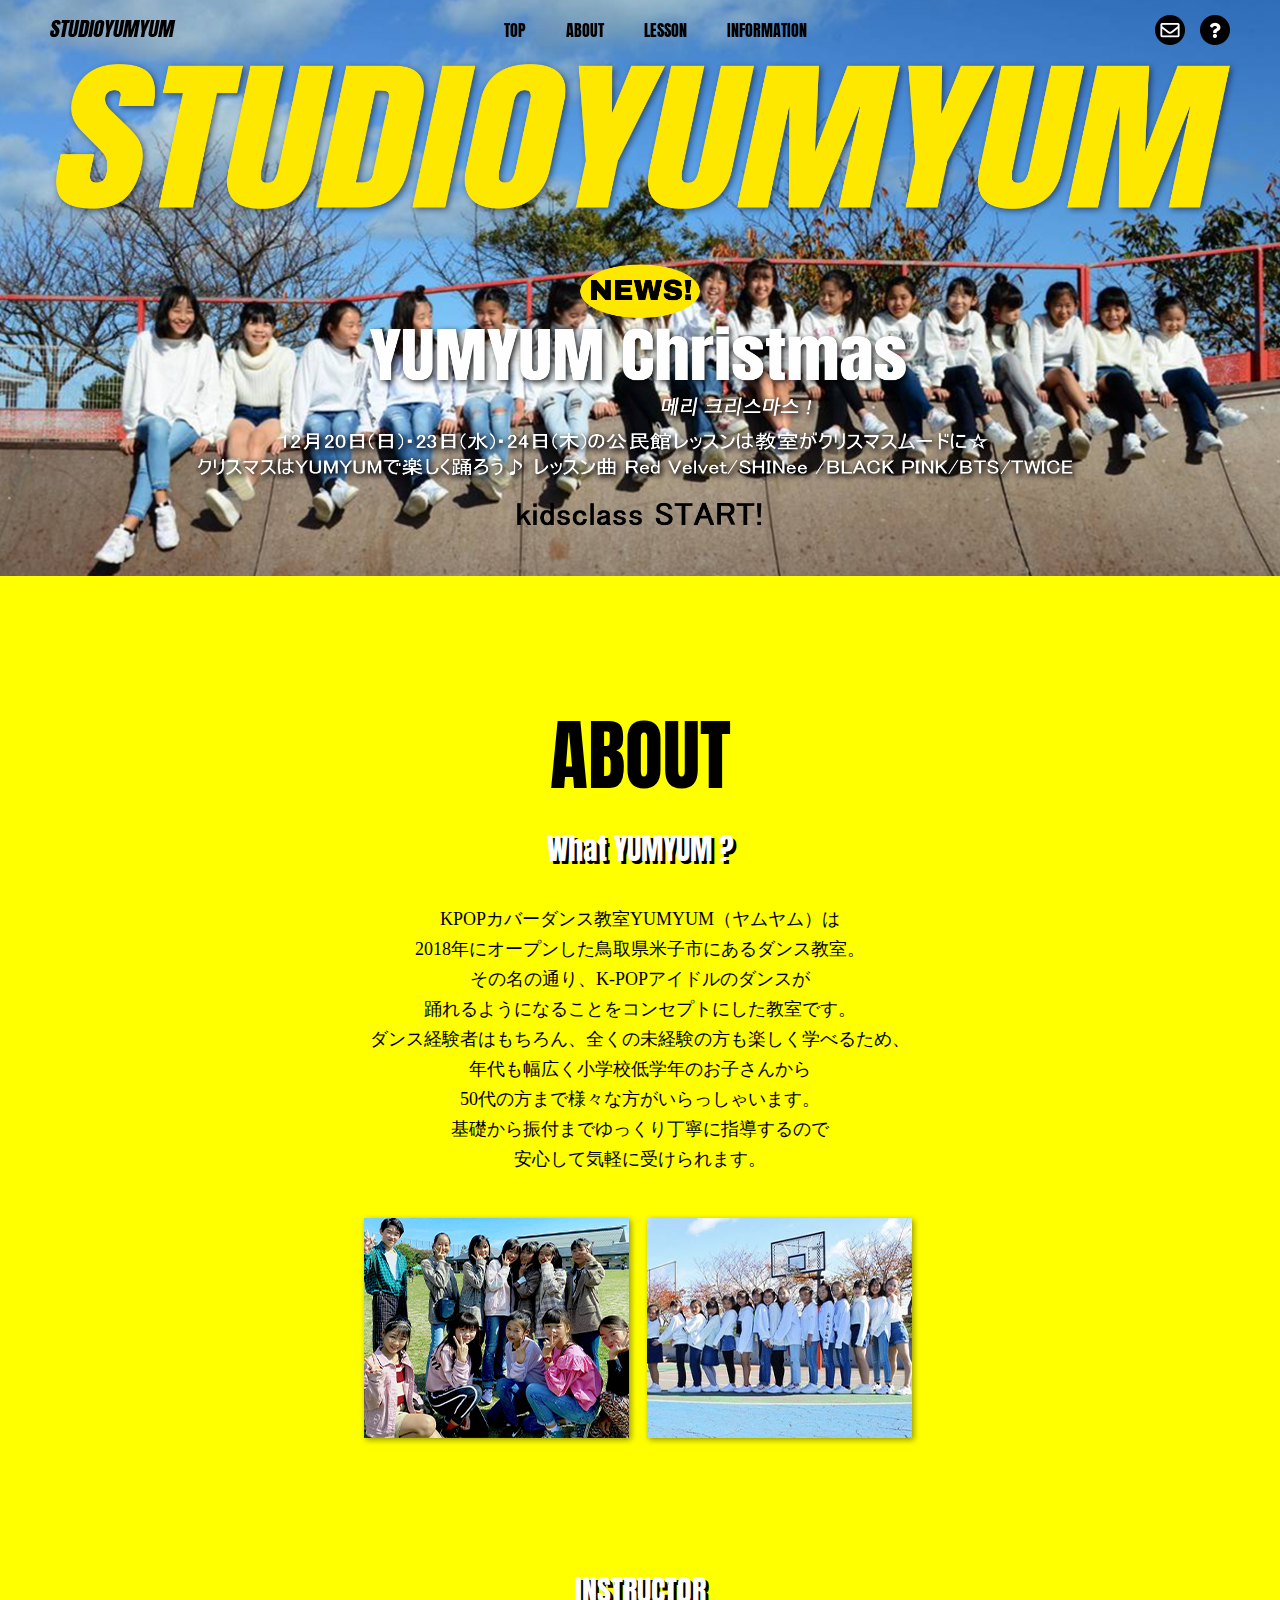
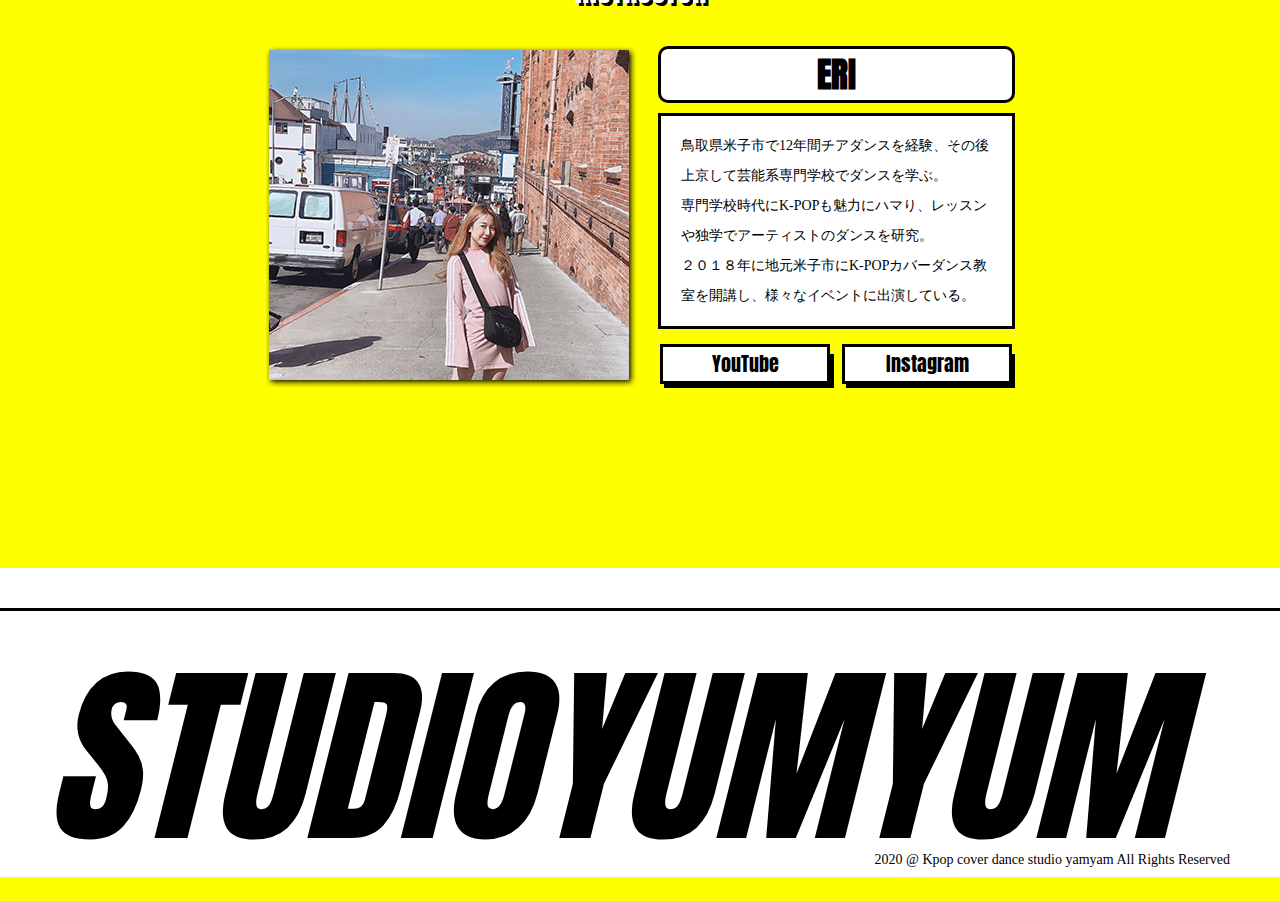
<file: index.html>
<!doctype html>
<html><!-- InstanceBegin template="/Templates/base.dwt" codeOutsideHTMLIsLocked="false" -->
<head>
<meta charset="utf-8">
<!-- InstanceBeginEditable name="doctitle" -->
<title>K-POPカバーダンス教室YUMYUM</title>
<!-- InstanceEndEditable -->
<link href="css/reset.css" rel="stylesheet">
<link rel="preconnect" href="https://fonts.gstatic.com">
<link href="https://fonts.googleapis.com/css2?family=Anton&display=swap" rel="stylesheet">
<link href="css/hover.css" rel="stylesheet">
<link href="css/style.css" rel="stylesheet">
<script src="https://ajax.googleapis.com/ajax/libs/jquery/3.5.1/jquery.min.js"></script>
<!-- InstanceBeginEditable name="head" -->
<!-- InstanceEndEditable -->
<!-- InstanceParam name="class" type="text" value="top" -->
<script type="text/javascript" src="js/smooth-scroll.js"></script> 
<script>
  $(function(){
    $(window).scroll(function() {
        if ($(this).scrollTop() > 30) {
            $('li').css('background-color', '#000'); /* htmlファイルのnavタグの背景色変更 */
            $('.list').css('color', '#fff');
        } else {
            $('li').css('background', 'none'); /* htmlファイルのnavタグの背景色変更 */
            $('.list').css('color', '#000'); /* htmlファイルのnavタグの背景色変更 */
        }
    });
});
  </script>
</head>

<body class="top">
<header>
  <div class="inner">
    <div class="logo"><a href="index.html"><img src="images/studioyumyum_header.png" alt="studioyumyum"></a></div>
    <nav>
      <ul>
        <li><a href="index.html" class="list">TOP</a></li>
        <li><a href="#scroll" class="list">ABOUT</a></li>
        <li><a href="lesson.html" class="list">LESSON</a></li>
        <li><a href="information.html" class="list">INFORMATION</a></li>
      </ul>
    </nav>
    <div class="dm">
      <figure class="mail"><a href="#"><img src="images/mail.png" alt="mail"></a></figure>
      <figure class="qa"><a href="#"><img src="images/qa.png" alt="Q&A"></a></figure>
    </div>
  </div>
</header>
<!-- InstanceBeginEditable name="main" -->
<main>
  <div class="top_about">
    <figure class="main_img"><img src="images/main1.png" alt="NEWS! YUMYUM Christmas 12月20日(日)・23日(水)・24日(木)の公民館レッスンは教室がクリスマスムードに☆ クリスマスはYUMYUMで楽しく踊ろう♪ レッスン曲 Red Velvet/SHINee /BLACK PINK/BTS/TWICE kidsclass START!"></figure>
    <div class="about" id="scroll">
      <div class="what">
        <h1>ABOUT</h1>
        <h2>What YUMYUM ?</h2>
        <p class="text">KPOPカバーダンス教室YUMYUM（ヤムヤム）は<br>
          2018年にオープンした鳥取県米子市にあるダンス教室。<br>
          その名の通り、K-POPアイドルのダンスが<br>
          踊れるようになることをコンセプトにした教室です。<br>
          ダンス経験者はもちろん、全くの未経験の方も楽しく学べるため、<br>
          年代も幅広く小学校低学年のお子さんから<br>
          50代の方まで様々な方がいらっしゃいます。<br>
          基礎から振付までゆっくり丁寧に指導するので<br>
          安心して気軽に受けられます。</p>
        <figure class="child0"><img src="images/what_left.png" alt="YUMYUMのレッスン生たち"></figure>
        <figure class="child1"><img src="images/what_right.png" alt="YUMYUMのレッスン生たち"></figure>
      </div>
      <div class="instructor">
        <h2>INSTRUCTOR</h2>
        <figure class="kousi"><img src="images/instructor.png" alt="講師の写真"></figure>
        <section>
          <div class="box0">
            <p class="eri">ERI</p>
          </div>
          <div class="box1">
            <p class="profile"> 鳥取県米子市で12年間チアダンスを経験、その後<br>
              上京して芸能系専門学校でダンスを学ぶ。<br>
              専門学校時代にK-POPも魅力にハマり、レッスン<br>
              や独学でアーティストのダンスを研究。<br>
              ２０１８年に地元米子市にK-POPカバーダンス教<br>
              室を開講し、様々なイベントに出演している。</p>
          </div>
          <div class="sns">
            <div class="box3"> <a href="https://www.youtube.com/channel/UCB-B42xqJw5M9c9RzRcA1XQ">
              <p>YouTube</p>
            </a> </div>
            <div class="box3"> <a href="https://www.instagram.com/yum_yum_er/?hl=ja">
              <p>Instagram</p>
            </a> </div>
          </div>
        </section>
      </div>
    </div>
  </div>
</main>
<!-- InstanceEndEditable -->
<footer> <a class="footer-yumyum">STUDIOYUMYUM</a>
  <p><small>2020 @ Kpop cover dance studio yamyam All Rights Reserved</small></p>
</footer>
</body>
<!-- InstanceEnd --></html>
</file>
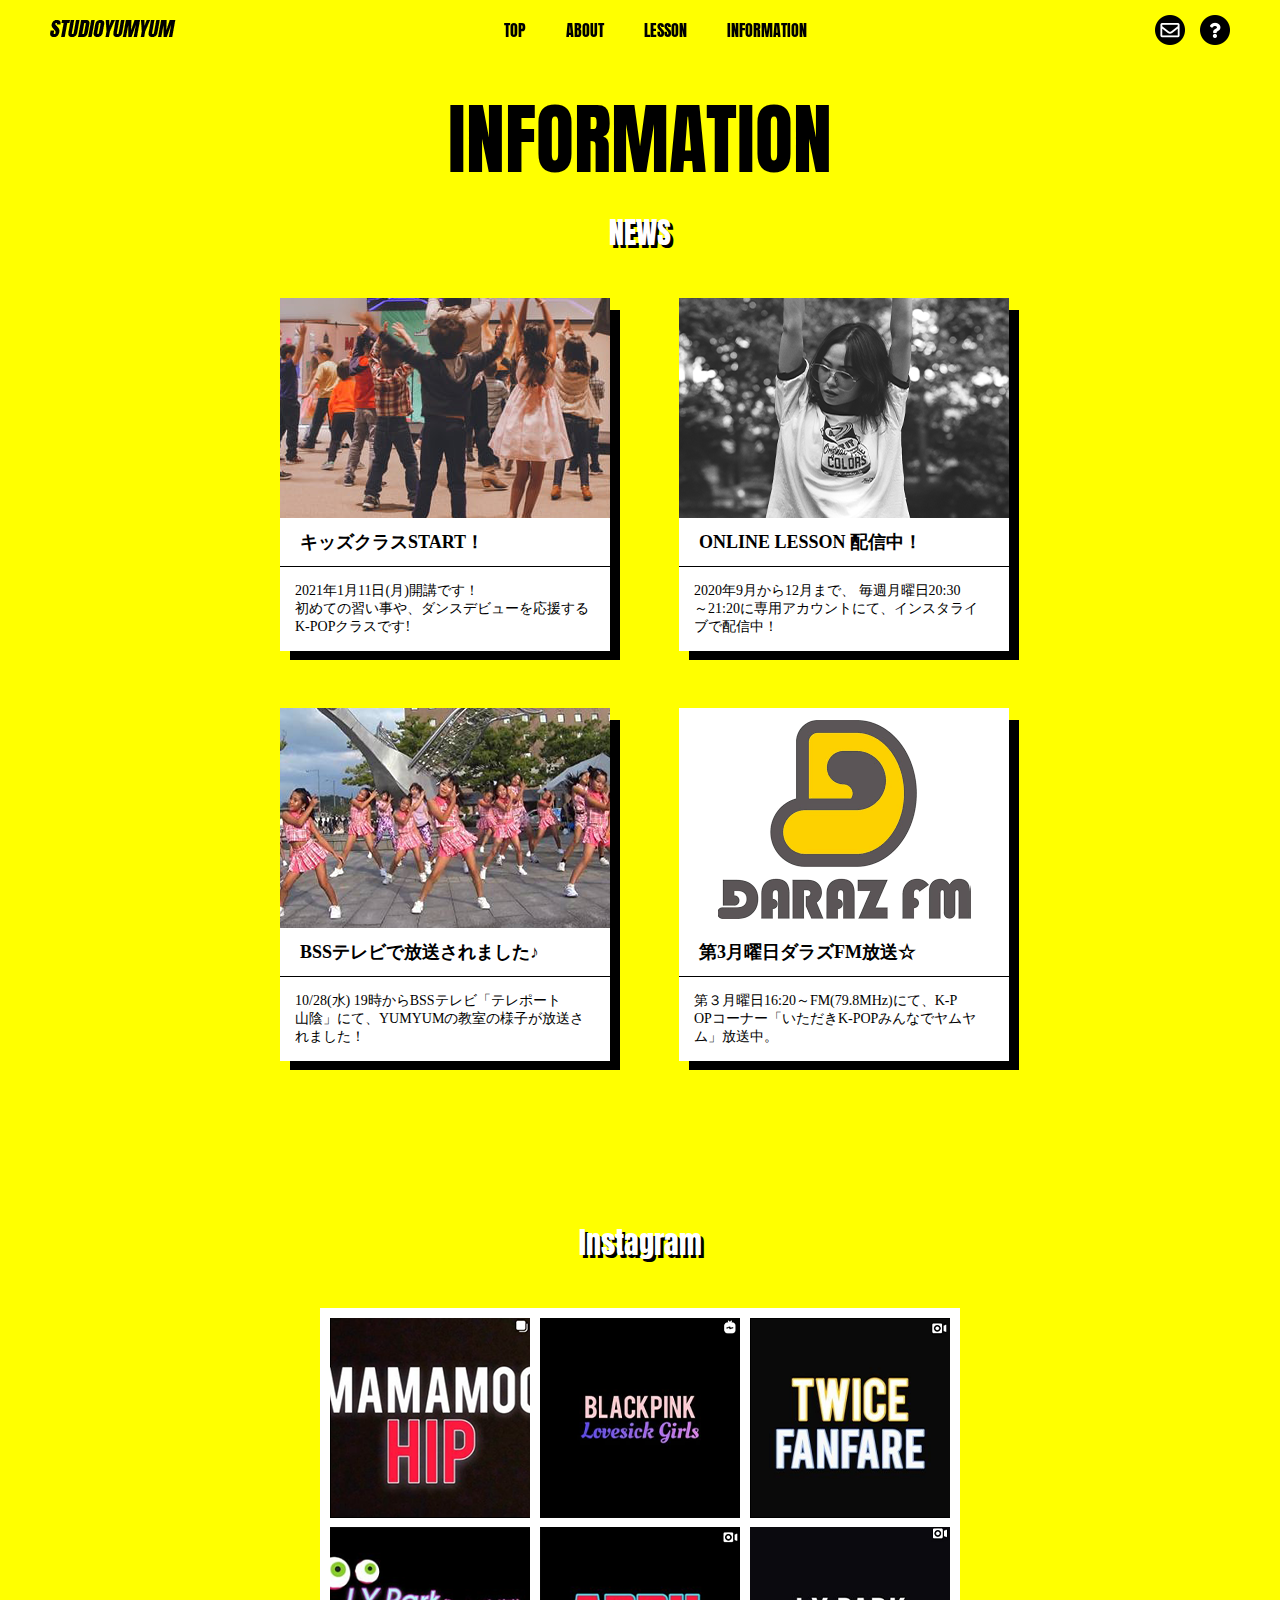
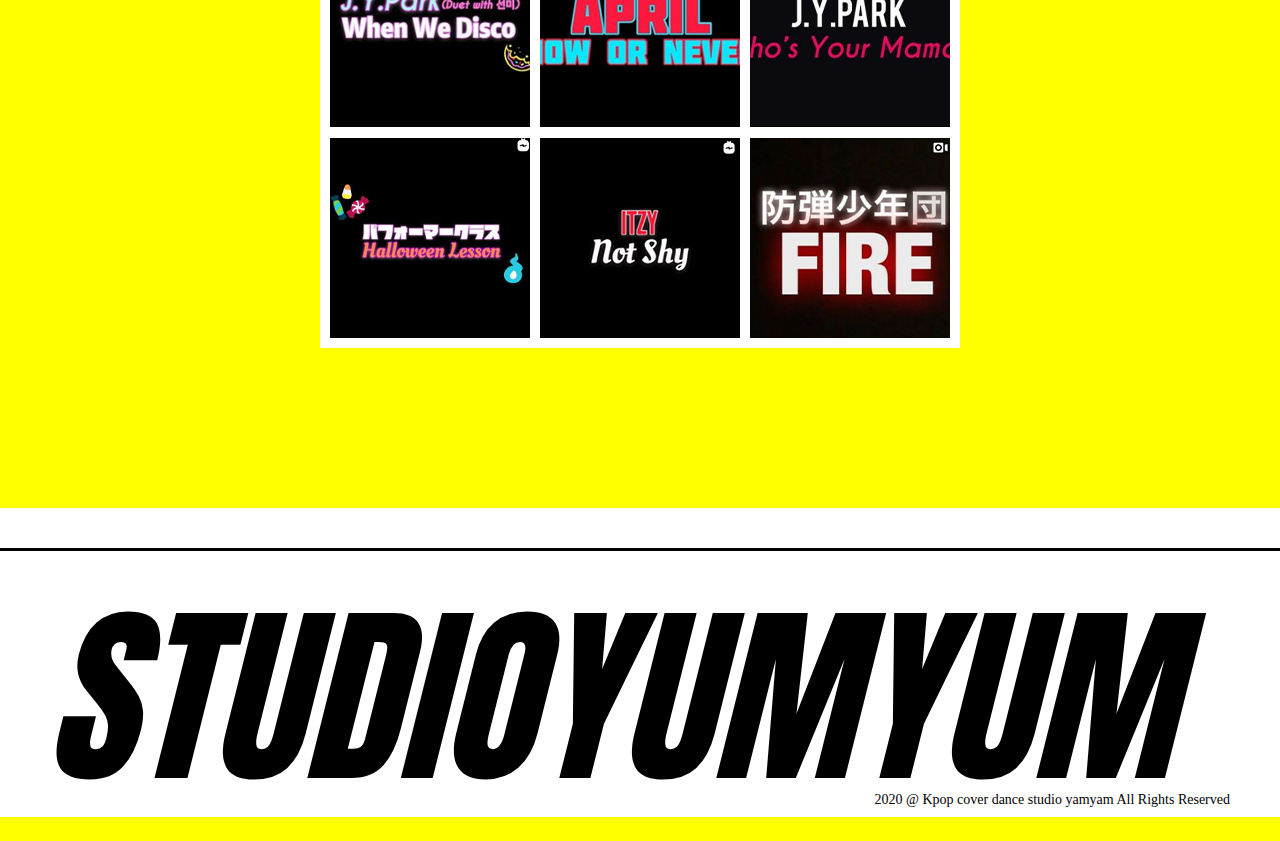
<file: information.html>
<!doctype html>
<html><!-- InstanceBegin template="/Templates/base.dwt" codeOutsideHTMLIsLocked="false" -->
<head>
<meta charset="utf-8">
<!-- InstanceBeginEditable name="doctitle" -->
<title>K-POPカバーダンス教室YUMYUM｜information</title>
<!-- InstanceEndEditable -->
<link href="css/reset.css" rel="stylesheet">
<link rel="preconnect" href="https://fonts.gstatic.com">
<link href="https://fonts.googleapis.com/css2?family=Anton&display=swap" rel="stylesheet">
<link href="css/hover.css" rel="stylesheet">
<link href="css/style.css" rel="stylesheet">
<script src="https://ajax.googleapis.com/ajax/libs/jquery/3.5.1/jquery.min.js"></script>
<!-- InstanceBeginEditable name="head" -->
<!-- InstanceEndEditable -->
<!-- InstanceParam name="class" type="text" value="information" -->
<script type="text/javascript" src="js/smooth-scroll.js"></script> 
<script>
  $(function(){
    $(window).scroll(function() {
        if ($(this).scrollTop() > 30) {
            $('li').css('background-color', '#000'); /* htmlファイルのnavタグの背景色変更 */
            $('.list').css('color', '#fff');
        } else {
            $('li').css('background', 'none'); /* htmlファイルのnavタグの背景色変更 */
            $('.list').css('color', '#000'); /* htmlファイルのnavタグの背景色変更 */
        }
    });
});
  </script>
</head>

<body class="information">
<header>
  <div class="inner">
    <div class="logo"><a href="index.html"><img src="images/studioyumyum_header.png" alt="studioyumyum"></a></div>
    <nav>
      <ul>
        <li><a href="index.html" class="list">TOP</a></li>
        <li><a href="#scroll" class="list">ABOUT</a></li>
        <li><a href="lesson.html" class="list">LESSON</a></li>
        <li><a href="information.html" class="list">INFORMATION</a></li>
      </ul>
    </nav>
    <div class="dm">
      <figure class="mail"><a href="#"><img src="images/mail.png" alt="mail"></a></figure>
      <figure class="qa"><a href="#"><img src="images/qa.png" alt="Q&A"></a></figure>
    </div>
  </div>
</header>
<!-- InstanceBeginEditable name="main" -->
<main>
  <div class="main_information">
    <h1>INFORMATION</h1>
    <h2>NEWS</h2>
    
    <div class="line_up">
    <section>
      <div  class="contents">
      <figure><img src="images/kidsclass.png" alt="キッズクラス"></figure>
      <div class="txt">
        <h3>キッズクラスSTART！</h3>
        <p class="tex_p">2021年1月11日(月)開講です！<br>
          初めての習い事や、ダンスデビューを応援する<br>
          K-POPクラスです!</p>
      </div>
      </div>
    </section>
      
    
    <section>
      <div class="contents">
      <figure><img src="images/onlinelesson.png" alt="オンラインレッスン"></figure>
      <div class="txt">
        <h3>ONLINE LESSON 配信中！</h3>
        <p class="tex_p">2020年9月から12月まで、
          毎週月曜日20:30<br>
          ～21:20に専用アカウントにて、インスタライ<br>
          ブで配信中！</p>
      </div>
      </div>
    </section>
    
    <section>
      <div class="contents">
      <figure><img src="images/bss.png" alt="BSSテレビで放送"></figure>
      <div class="txt">
        <h3>BSSテレビで放送されました♪</h3>
        <p class="tex_p">10/28(水) 19時からBSSテレビ「テレポート<br>
          山陰」にて、YUMYUMの教室の様子が放送さ<br>れました！</p>
      </div>
      </div>
    </section>
    
    <section>
      <div class="contents">
      <figure><img src="images/darazfm.png" alt="第3月曜日ダラズFM放送"></figure>
      <div class="txt">
        <h3>第3月曜日ダラズFM放送☆</h3>
        <p class="tex_p">第３月曜日16:20～FM(79.8MHz)にて、K-P<br>
          OPコーナー「いただきK-POPみんなでヤムヤ<br>
          ム」放送中。</p>
      </div>
      </div>
    </section>
    </div>
    
    <h2>Instagram</h2>
    <a href="https://www.instagram.com/yum_yum_er/?hl=ja">
    <figure class="inst"><img src="images/Instagram.png" alt="Instagram"></figure>
    </a>
    
  </div>
</main>
<!-- InstanceEndEditable -->
<footer> <a class="footer-yumyum">STUDIOYUMYUM</a>
  <p><small>2020 @ Kpop cover dance studio yamyam All Rights Reserved</small></p>
</footer>
</body>
<!-- InstanceEnd --></html>
</file>
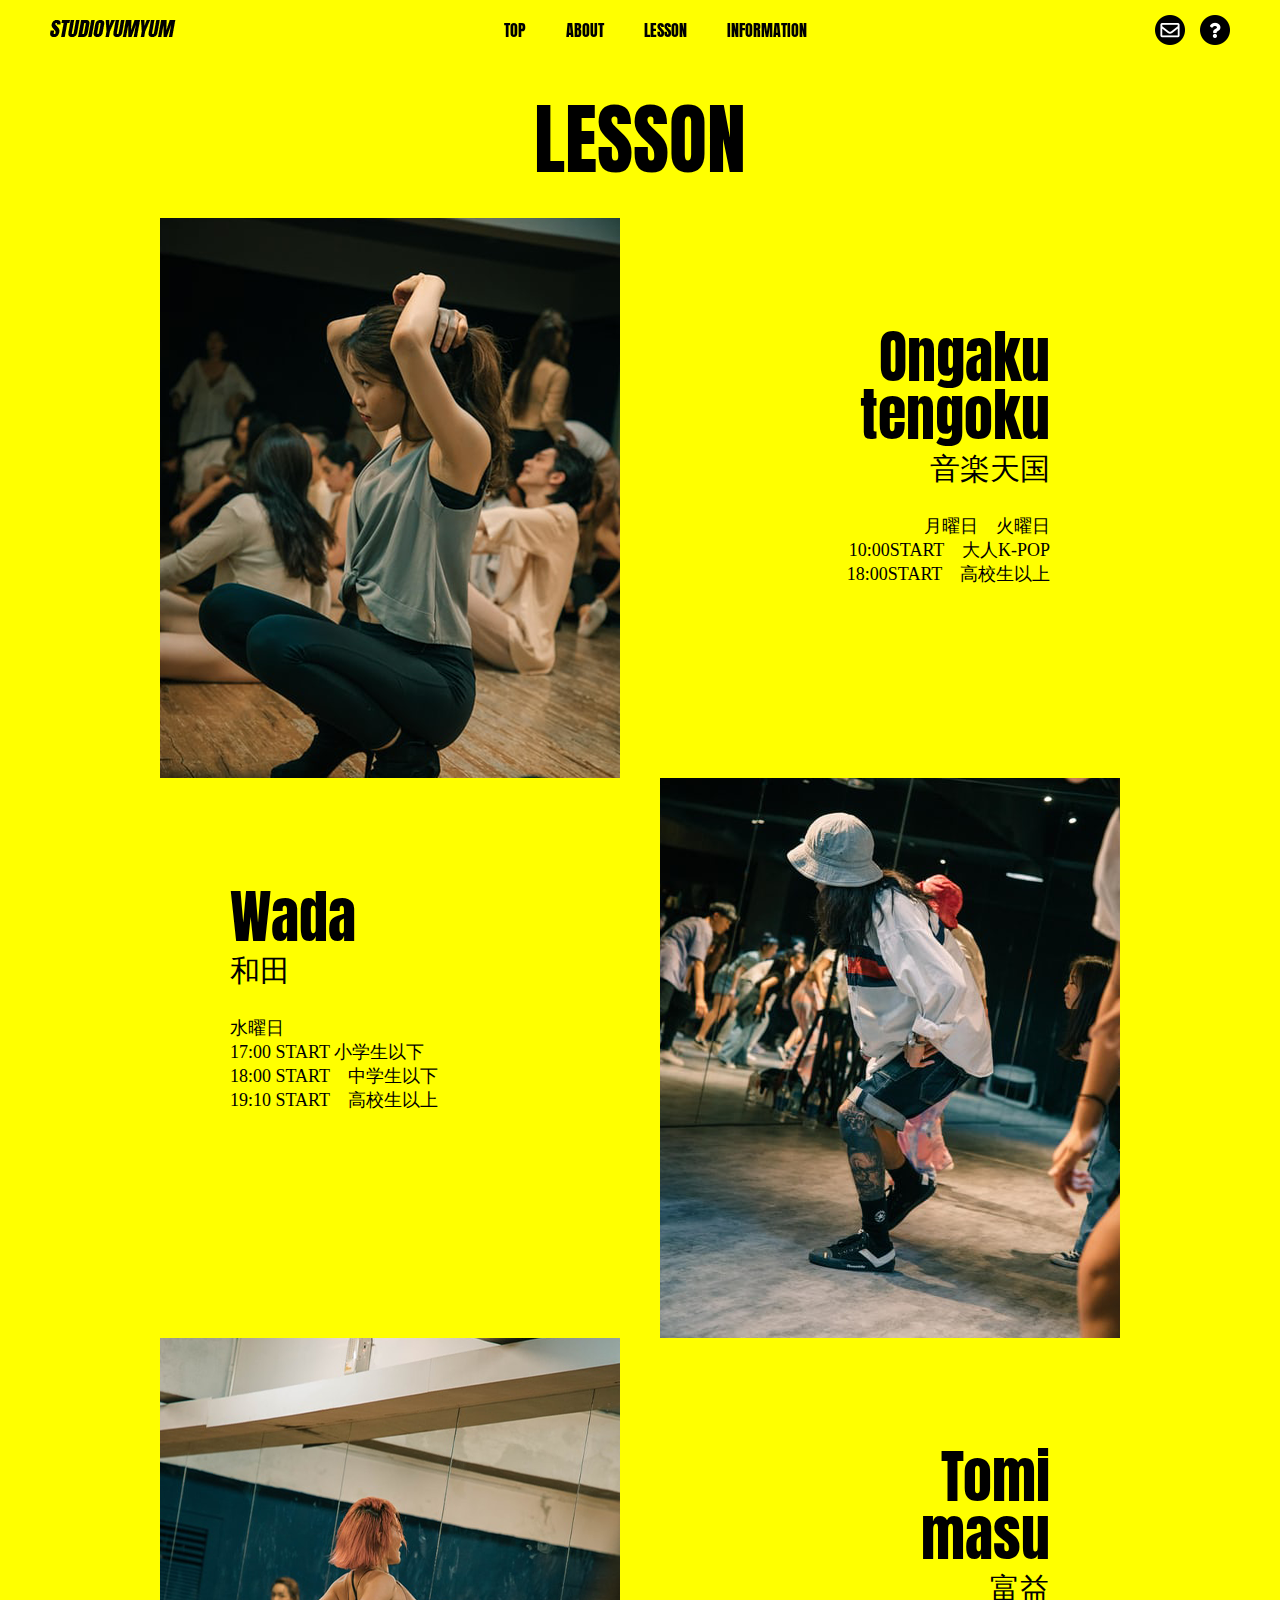
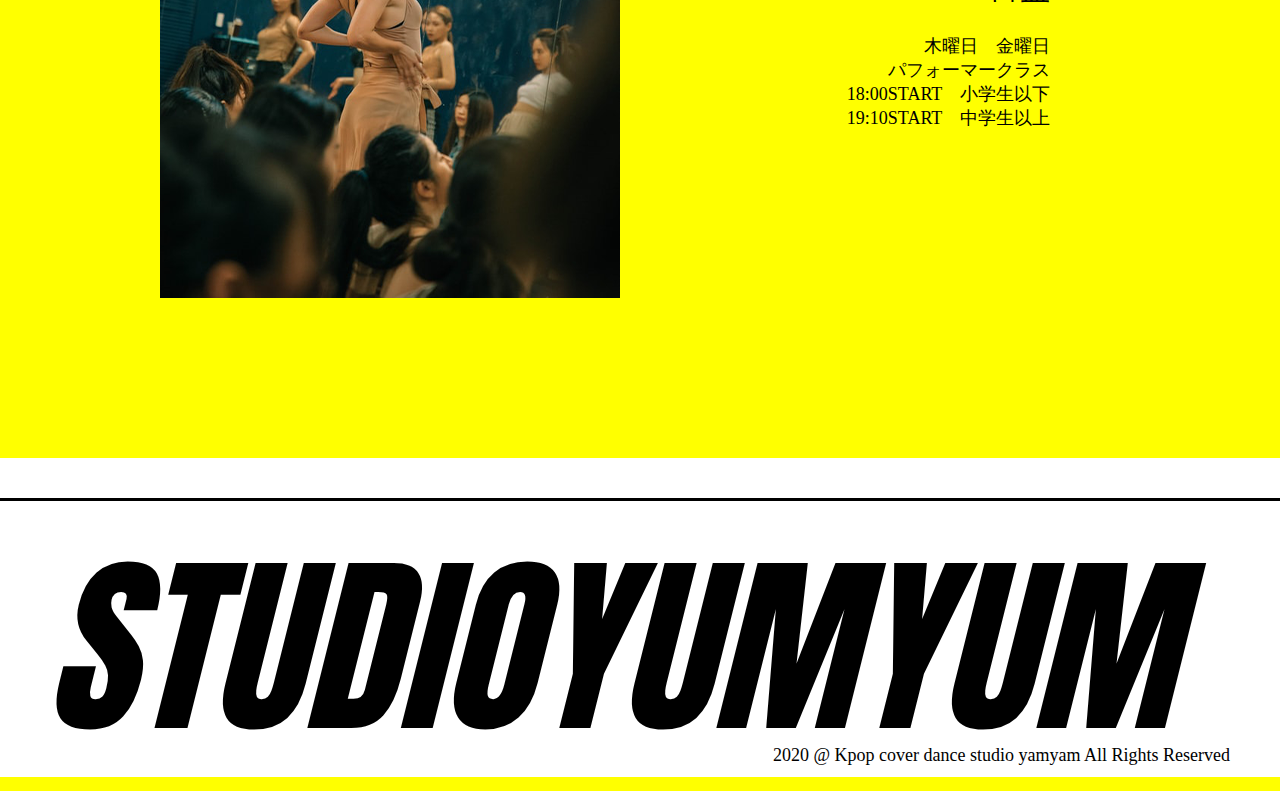
<file: lesson.html>
<!doctype html>
<html><!-- InstanceBegin template="/Templates/base.dwt" codeOutsideHTMLIsLocked="false" -->
<head>
<meta charset="utf-8">
<!-- InstanceBeginEditable name="doctitle" -->
<title>K-POPカバーダンス教室YUMYUM｜Lesson</title>
<!-- InstanceEndEditable -->
<link href="css/reset.css" rel="stylesheet">
<link rel="preconnect" href="https://fonts.gstatic.com">
<link href="https://fonts.googleapis.com/css2?family=Anton&display=swap" rel="stylesheet">
<link href="css/hover.css" rel="stylesheet">
<link href="css/style.css" rel="stylesheet">
<script src="https://ajax.googleapis.com/ajax/libs/jquery/3.5.1/jquery.min.js"></script>
<!-- InstanceBeginEditable name="head" -->
<!-- InstanceEndEditable -->
<!-- InstanceParam name="class" type="text" value="lesson" -->
<script type="text/javascript" src="js/smooth-scroll.js"></script> 
<script>
  $(function(){
    $(window).scroll(function() {
        if ($(this).scrollTop() > 30) {
            $('li').css('background-color', '#000'); /* htmlファイルのnavタグの背景色変更 */
            $('.list').css('color', '#fff');
        } else {
            $('li').css('background', 'none'); /* htmlファイルのnavタグの背景色変更 */
            $('.list').css('color', '#000'); /* htmlファイルのnavタグの背景色変更 */
        }
    });
});
  </script>
</head>

<body class="lesson">
<header>
  <div class="inner">
    <div class="logo"><a href="index.html"><img src="images/studioyumyum_header.png" alt="studioyumyum"></a></div>
    <nav>
      <ul>
        <li><a href="index.html" class="list">TOP</a></li>
        <li><a href="#scroll" class="list">ABOUT</a></li>
        <li><a href="lesson.html" class="list">LESSON</a></li>
        <li><a href="information.html" class="list">INFORMATION</a></li>
      </ul>
    </nav>
    <div class="dm">
      <figure class="mail"><a href="#"><img src="images/mail.png" alt="mail"></a></figure>
      <figure class="qa"><a href="#"><img src="images/qa.png" alt="Q&A"></a></figure>
    </div>
  </div>
</header>
<!-- InstanceBeginEditable name="main" -->
<main>
  <div class="lesson_class">
    <h1>LESSON</h1>
    
    <section>
    <figure class="pic1"><img src="images/ongaku.png" alt="音楽天国教室"></figure>
    <div class="text1">
    <h2>Ongaku<br>
      tengoku</h2>
    <h3>音楽天国</h3>
    <p>月曜日　火曜日<br>
      10:00START　大人K-POP<br>
      18:00START　高校生以上</p>
    </div>
    </section>
    
    <section>
    <figure class="pic2"><img src="images/wada.png" alt="和田教室"></figure>
    <div class="text2">
    <h2>Wada</h2>
    <h3>和田</h3>
    <p>水曜日<br>
      17:00 START   小学生以下<br>
      18:00 START　中学生以下<br>
      19:10 START　高校生以上</p>
    </div>
    </section>
    
    <section>
    <figure class="pic3"><img src="images/tomimasu.png" alt="富益教室"></figure>
    <div class="text3">
    <h2>Tomi<br>
      masu</h2>
    <h3>富益</h3>
    <p>木曜日　金曜日<br>
      パフォーマークラス<br>
      18:00START　小学生以下<br>
      19:10START　中学生以上</p>
    </div>
    </section>
    
  </div>
</main>
<!-- InstanceEndEditable -->
<footer> <a class="footer-yumyum">STUDIOYUMYUM</a>
  <p><small>2020 @ Kpop cover dance studio yamyam All Rights Reserved</small></p>
</footer>
</body>
<!-- InstanceEnd --></html>
</file>
<file: css/style.css>
@charset "utf-8";
/* CSS Document */
body {
  font-family: "ヒラギノ角ゴ Pro W3", "Hiragino Kaku Gothic Pro", "メイリオ", Meiryo, Osaka, "ＭＳ Ｐゴシック", "MS PGothic", "sans-serif";
  background-color: #ffff00;
  color: #000;
}



/*------------
    header
--------------*/
header {
  height: 64px;
  position: fixed;
  width: 100%;
  top: 0px;
  left: 0;
}
header .inner {
  margin: 0 auto;
  display: flex;
  justify-content: space-between;
}
header .logo {
  margin-left: 50px;
  padding-top: 20px;
}
header ul {
  overflow: hidden;
}
header li {
  float: left;
  line-height: 30px;
  margin: 15px 20px 0 0;
  padding: 0 10px;
  display: block;
  text-align: center;
}
header li:hover {
  background-color: #000;
}
header li .list:hover {
  color: #fff;
}
header li .list {
  text-decoration: none;
  color: #000;
  font-family: Anton;
  font-size: 16px;
}
header .dm {
  overflow: hidden;
  margin-right: 50px;
  padding-top: 15px;
}
header figure {
  float: left;
}
header .mail {
  margin-right: 15px;
}




/*------------
    footer
--------------*/
footer {
  height: auto;
  padding-top: 40px;
  background-color: #fff;
}
footer .footer-yumyum {
  color: #000;
  border-top: 3px solid #000;
  font-family: Anton;
  font-size: 15vw;/*1vw=15％。1文字に対して15％*/
  font-style: italic;
  width: 100%;
  display: block;
  text-align: center;
  padding-top: 50px;
  padding-right: 5vw;
}
footer p {
  text-align: right;
  margin-right: 50px;
  font-size: 14px;
  padding-bottom: 10px;
  color: #000;
}




/*------------
    main
--------------*/
/*---- TOP ----*/
.top .top_about {
  margin: 0 auto;
}
.top .main_img img {
  width: 100%;
  object-fit: cover;
  margin-bottom: 140px;
}


/*---- ABOUT ----*/
.top .about {
  text-align: center;
}
.top .about h1 {
  font-size: 78px;
  font-family: Anton;
  margin-bottom: 40px;
}
.top .about h2 {
  color: #fff;
  font-size: 30px;
  font-family: Anton;
  margin-bottom: 40px;
  text-shadow: 3px 3px #000;
}
.top .about .text {
  font-size: 18px;
  line-height: 30px;
  margin-bottom: 40px;
  font-family: 小塚ゴシック Pr6N;
}
.top .about .what {
  overflow: hidden;
  width: 560px;
  margin: 0 auto;
  margin-bottom: 130px;
}
.top .about .child0 {
  float: left;
}
.top .about .child1 {
  float: right;
}
.top .about .instructor {
  overflow: hidden;
  width: 750px;
  margin: 0 auto;
  margin-bottom: 180px;
}
.top .about .instructor .kousi {
  float: left;
}
.top .about .instructor section {
  float: right;
}
.top .box0 {
  padding: 0.5em 1em;
  margin-bottom: 10px;
  font-weight: bold;
  background: #fff;
  border: solid 3px #000; /*線*/
  border-radius: 10px; /*角の丸み*/
}
.top .box0 .eri {
  font-size: 35px;
  font-family: Anton;
}
.top .box1 {
  padding: 15px 20px;
  font-weight: bold;
  background: #fff;
  border: solid 3px #000; /*線*/
}
.top .box1 .profile {
  font-weight: normal;
  font-size: 14px;
  line-height: 30px;
  text-align: left;
  font-family: 小塚ゴシック Pr6N;
}
.top .sns {
  margin-top: 15px;
  display: flex;
  justify-content: center;
}

/*-----------------
positionを使ったやり方
------------------*/
/*.top .box3 {
  background-color: #000;
  width: 170px;
  margin-right: 10px;
  margin-left: 3px;
  color: #000;
  font-family: Anton;
}*/
/*.box3:last-child {
  margin-right: 0;
}*/
/*.top .box3 p {
  font-size: 20px;
  color: #000;*/
  /*padding: 0.5em 1em;
  background-color: #fff;
  border: solid 3px #000;
  position: relative;
  top: -3px;
  left: -3px;*/
 /* padding-top: 7px;
}
.top .box3 a {
  text-decoration:none;
}*/

/*---------------------------------------
 box-shadowを使ったやり方 ←こっちがわかりやすい
---------------------------------------*/
.top .box3 {
  background-color: #fff;
  width: 170px;
  height: 40px;
  margin-right: 10px;
  margin-left: 2px;
  color: #000;
  font-family: Anton;
  box-shadow: 4px 10px #000;
  border: solid 3px #000;
}
.box3:last-child {
  margin-right: 3px;
}
.top .box3 p {
  font-size: 20px;
  color: #000;
  padding-top: 7px;
}
.top .box3 a {
  text-decoration:none;
}



/*---- LESSON ----*/
.lesson main {
  width: 1000px;
  margin: 0 auto;
  margin-top: 100px;
  margin-bottom: 160px;
}
.lesson h1 {
  font-size: 78px;
  font-family: Anton;
  margin-bottom: 40px;
  text-align: center;
}
.lesson h2 {
  font-size: 58px;
  font-family: Anton;
  margin-bottom: 10px;
}
.lesson h3 {
  font-size: 30px;
  margin-bottom: 30px;
  font-family: 小塚ゴシック Pr6N;
}
.lesson p {
  font-size: 18px;
  line-height: 24px;
  font-family: 小塚ゴシック Pr6N;
}
.lesson section {
  overflow: hidden;
  padding: 0 20px;
}
.lesson .pic1 {
  float: left;
}
.lesson .text1 {
  float: right;
  text-align: right;
  margin-top: 110px;
  margin-right: 70px;
}
.lesson .pic2 {
  float: right;
}
.lesson .text2 {
  float: left;
  text-align: left;
  margin-top: 110px;
  margin-left: 70px;
}
.lesson .pic3 {
  float: left;
}
.lesson .text3 {
  float: right;
  text-align: right;
  margin-top: 110px;
  margin-right: 70px;
}




/*---- INFORMATION ----*/
.information .main_information {
  width: 1000px;
  margin: 0 auto;
  margin-top: 100px;
  margin-bottom: 160px;
}
.information h1 {
  font-size: 78px;
  font-family: Anton;
  margin-bottom: 40px;
  text-align: center;
}
.information h2 {
  color: #fff;
  font-size: 30px;
  font-family: Anton;
  text-align: center;
  margin-bottom: 50px;
  text-shadow: 3px 3px #000;
}
.information .line_up {
  display: flex;
  flex-wrap: wrap;
  margin-bottom: 110px;
}
.information  section {
  width: 330px;
  height: 350px;
  margin-left: 140px;
  margin-bottom: 60px;
  box-shadow: 10px 12px;
}
.information  section:nth-child(even) {
  margin-left: 69px;
}
.information h3 {
  font-size: 18px;
  padding: 15px 20px;
  font-weight: 600;
}
.information .tex_p {
  font-size: 14px;
  line-height: 18px;
  border-top: 1px solid #000;
  padding: 15px 15px;
}
.information .txt {
  background-color: #fff;
}
.information .inst {
  text-align: center;
}
</file>
